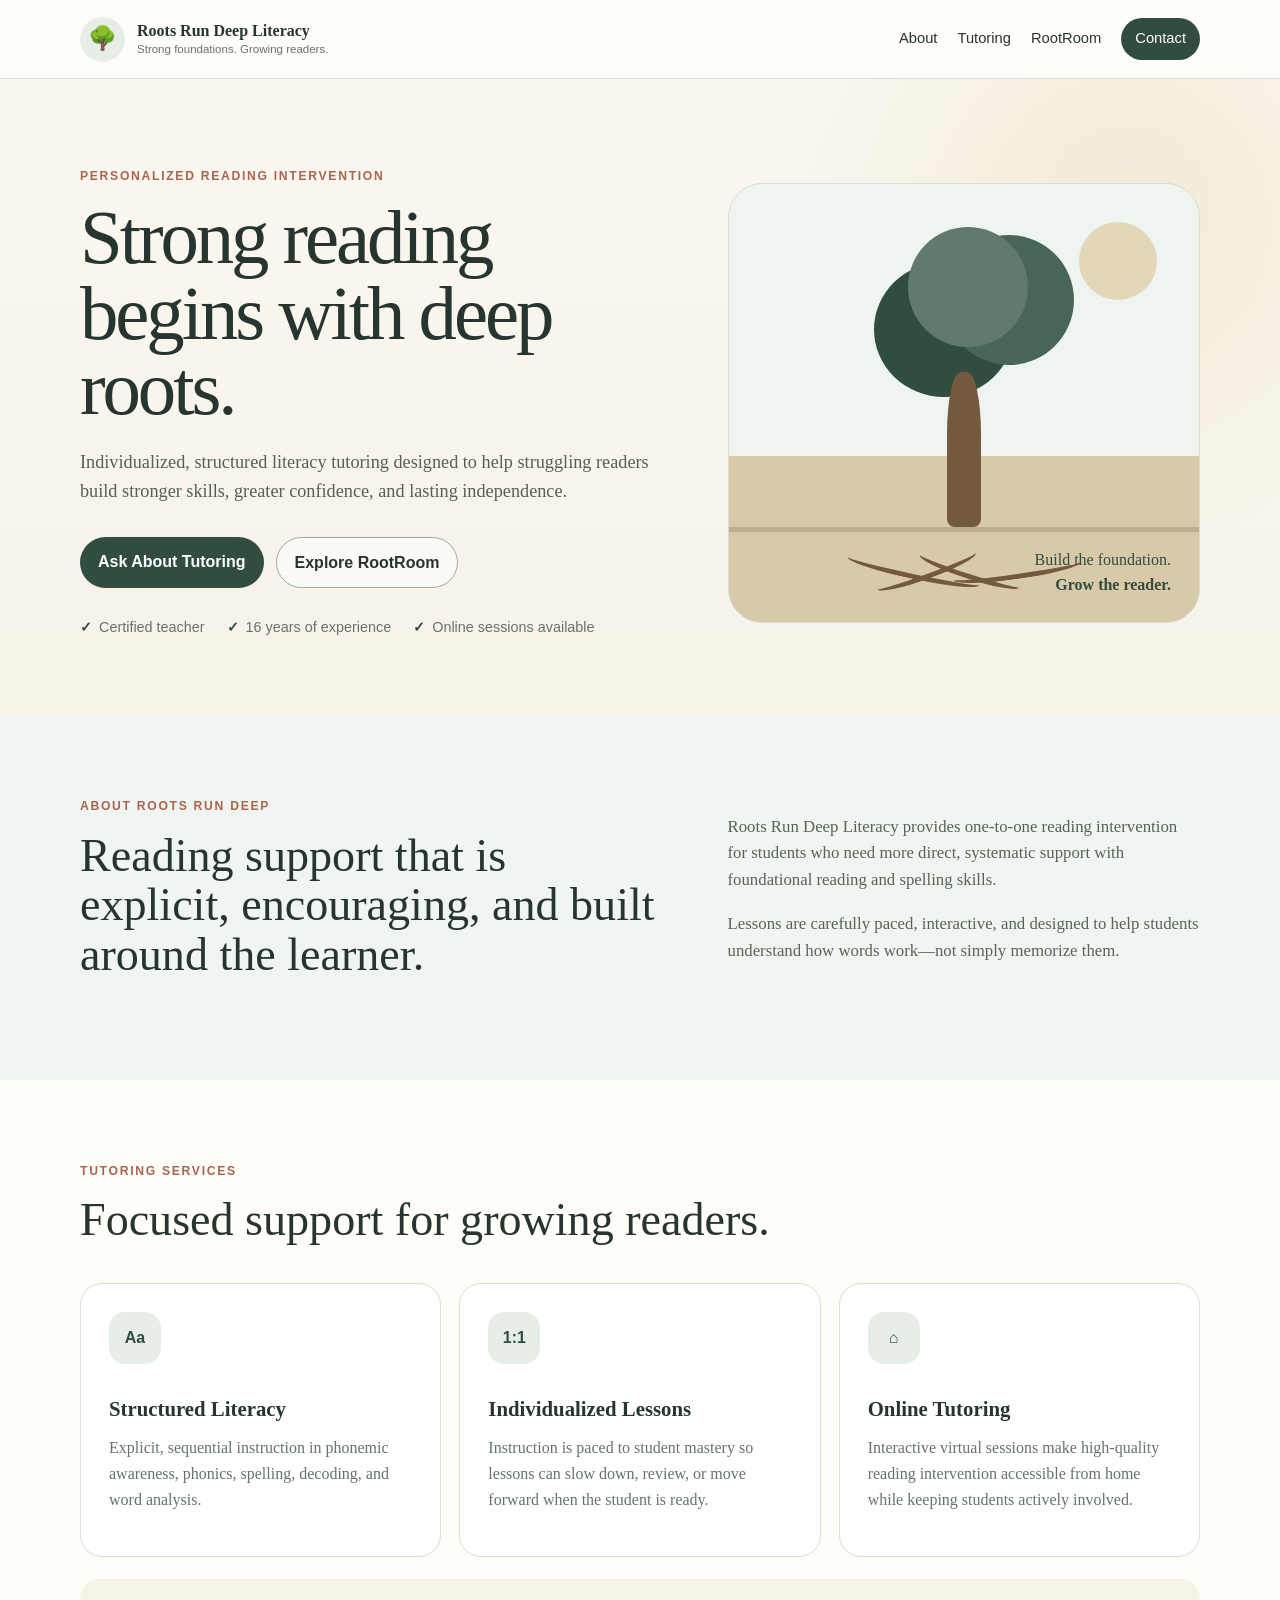
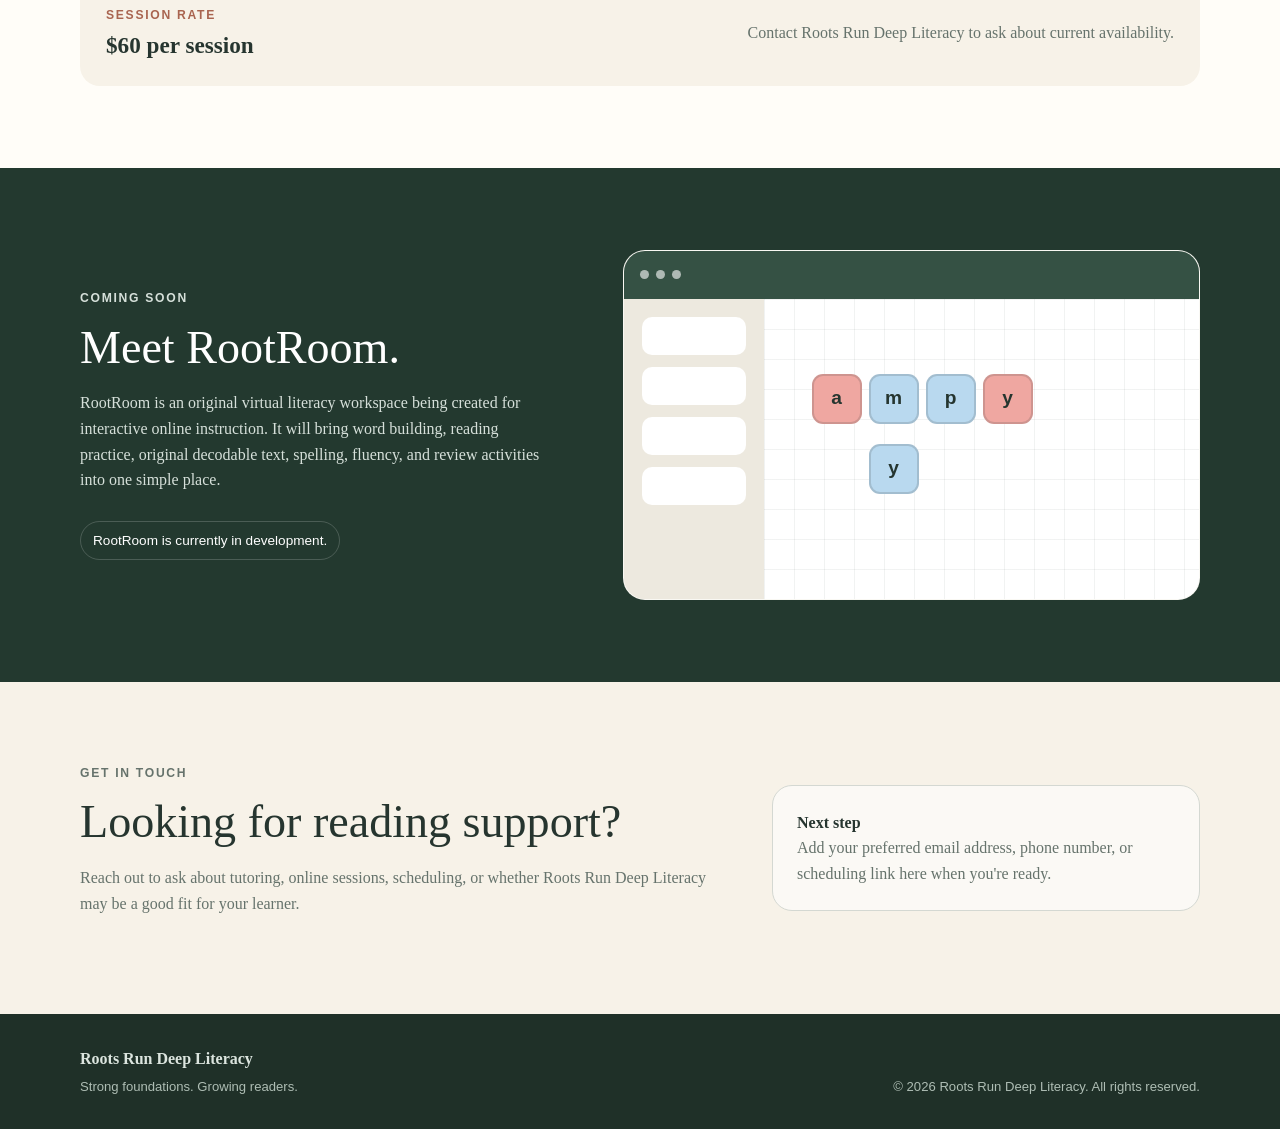
<file: index.html>
<!DOCTYPE html>
<html lang="en">
<head>
  <meta charset="UTF-8" />
  <meta name="viewport" content="width=device-width, initial-scale=1.0" />
  <meta name="description" content="Roots Run Deep Literacy provides personalized, structured literacy tutoring for struggling readers through supportive, explicit instruction." />
  <title>Roots Run Deep Literacy</title>
  <link rel="stylesheet" href="style.css" />
</head>
<body>
  <header class="site-header">
    <div class="container nav-wrap">
      <a class="brand" href="#home" aria-label="Roots Run Deep Literacy home">
        <span class="brand-mark" aria-hidden="true">🌳</span>
        <span class="brand-text">
          <strong>Roots Run Deep Literacy</strong>
          <small>Strong foundations. Growing readers.</small>
        </span>
      </a>
      <nav aria-label="Primary navigation">
        <a href="#about">About</a>
        <a href="#services">Tutoring</a>
        <a href="#rootroom">RootRoom</a>
        <a href="#contact" class="nav-button">Contact</a>
      </nav>
    </div>
  </header>

  <main>
    <section class="hero" id="home">
      <div class="container hero-grid">
        <div class="hero-copy">
          <p class="eyebrow">PERSONALIZED READING INTERVENTION</p>
          <h1>Strong reading begins with deep roots.</h1>
          <p class="hero-lead">
            Individualized, structured literacy tutoring designed to help struggling readers
            build stronger skills, greater confidence, and lasting independence.
          </p>
          <div class="hero-actions">
            <a class="button primary" href="#contact">Ask About Tutoring</a>
            <a class="button secondary" href="#rootroom">Explore RootRoom</a>
          </div>
          <div class="hero-notes" aria-label="Service highlights">
            <span>Certified teacher</span>
            <span>16 years of experience</span>
            <span>Online sessions available</span>
          </div>
        </div>

        <div class="tree-card" aria-label="Roots Run Deep Literacy illustration">
          <div class="sun"></div>
          <div class="tree">
            <div class="canopy canopy-one"></div>
            <div class="canopy canopy-two"></div>
            <div class="canopy canopy-three"></div>
            <div class="trunk"></div>
            <div class="root root-one"></div>
            <div class="root root-two"></div>
            <div class="root root-three"></div>
            <div class="root root-four"></div>
          </div>
          <div class="ground"></div>
          <p>Build the foundation.<br><strong>Grow the reader.</strong></p>
        </div>
      </div>
    </section>

    <section class="section soft" id="about">
      <div class="container two-column">
        <div>
          <p class="eyebrow">ABOUT ROOTS RUN DEEP</p>
          <h2>Reading support that is explicit, encouraging, and built around the learner.</h2>
        </div>
        <div class="body-copy">
          <p>
            Roots Run Deep Literacy provides one-to-one reading intervention for students
            who need more direct, systematic support with foundational reading and spelling skills.
          </p>
          <p>
            Lessons are carefully paced, interactive, and designed to help students understand
            how words work—not simply memorize them.
          </p>
        </div>
      </div>
    </section>

    <section class="section" id="services">
      <div class="container">
        <p class="eyebrow">TUTORING SERVICES</p>
        <h2 class="section-title">Focused support for growing readers.</h2>

        <div class="card-grid">
          <article class="service-card">
            <span class="icon">Aa</span>
            <h3>Structured Literacy</h3>
            <p>Explicit, sequential instruction in phonemic awareness, phonics, spelling, decoding, and word analysis.</p>
          </article>

          <article class="service-card">
            <span class="icon">1:1</span>
            <h3>Individualized Lessons</h3>
            <p>Instruction is paced to student mastery so lessons can slow down, review, or move forward when the student is ready.</p>
          </article>

          <article class="service-card">
            <span class="icon">⌂</span>
            <h3>Online Tutoring</h3>
            <p>Interactive virtual sessions make high-quality reading intervention accessible from home while keeping students actively involved.</p>
          </article>
        </div>

        <div class="rate-banner">
          <div>
            <span class="mini-label">SESSION RATE</span>
            <strong>$60 per session</strong>
          </div>
          <p>Contact Roots Run Deep Literacy to ask about current availability.</p>
        </div>
      </div>
    </section>

    <section class="section rootroom-section" id="rootroom">
      <div class="container rootroom-grid">
        <div>
          <p class="eyebrow light">COMING SOON</p>
          <h2>Meet RootRoom.</h2>
          <p>
            RootRoom is an original virtual literacy workspace being created for interactive
            online instruction. It will bring word building, reading practice, original
            decodable text, spelling, fluency, and review activities into one simple place.
          </p>
          <span class="coming-soon">RootRoom is currently in development.</span>
        </div>

        <div class="rootroom-preview" aria-hidden="true">
          <div class="preview-bar"><span></span><span></span><span></span></div>
          <div class="preview-content">
            <div class="preview-sidebar"><div></div><div></div><div></div><div></div></div>
            <div class="preview-board">
              <span class="tile red">a</span>
              <span class="tile blue">m</span>
              <span class="tile blue">p</span>
              <span class="tile red">y</span>
              <span class="tile blue">y</span>
            </div>
          </div>
        </div>
      </div>
    </section>

    <section class="section contact-section" id="contact">
      <div class="container contact-card">
        <div>
          <p class="eyebrow">GET IN TOUCH</p>
          <h2>Looking for reading support?</h2>
          <p>Reach out to ask about tutoring, online sessions, scheduling, or whether Roots Run Deep Literacy may be a good fit for your learner.</p>
        </div>
        <div class="contact-note">
          <strong>Next step</strong>
          <p>Add your preferred email address, phone number, or scheduling link here when you're ready.</p>
        </div>
      </div>
    </section>
  </main>

  <footer>
    <div class="container footer-wrap">
      <div>
        <strong>Roots Run Deep Literacy</strong>
        <p>Strong foundations. Growing readers.</p>
      </div>
      <p>© 2026 Roots Run Deep Literacy. All rights reserved.</p>
    </div>
  </footer>
</body>
</html>
</file>
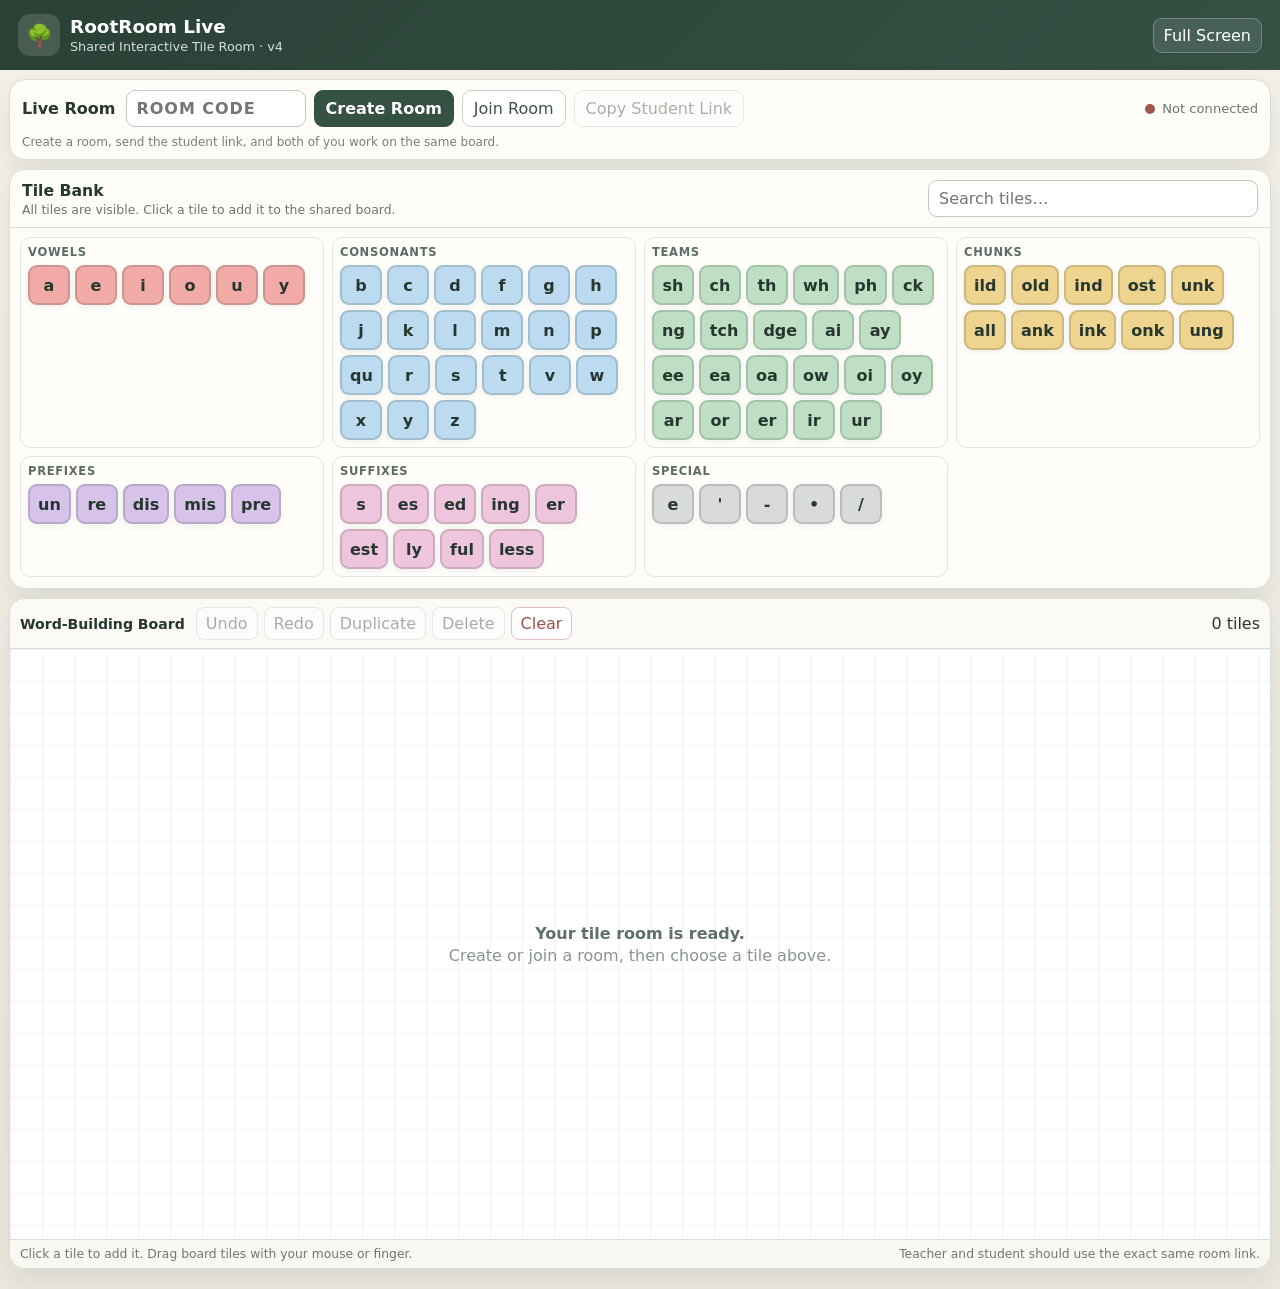
<file: rootroom/index.html>
<!DOCTYPE html>
<html lang="en">
<head>
<meta charset="UTF-8">
<meta name="viewport" content="width=device-width,initial-scale=1.0">
<title>RootRoom Live v4</title>
<style>
:root{
  --forest:#355144;--forest-dark:#2a4136;--ink:#26372f;--muted:#69776f;
  --paper:#fffdf8;--line:#d7ded8;--shadow:0 12px 30px rgba(38,55,47,.10);
  --vowel:#f2aaa6;--consonant:#bddbf0;--team:#bfdfc4;--chunk:#efd48f;
  --prefix:#d7c2ea;--suffix:#efc5dd;--special:#d9dbd9;
  --online:#2f7d4a;--wait:#b47b32;--offline:#a15650;
}
*{box-sizing:border-box}
html,body{margin:0;min-height:100%;font-family:Inter,ui-sans-serif,system-ui,-apple-system,BlinkMacSystemFont,"Segoe UI",sans-serif;color:var(--ink);background:linear-gradient(180deg,#f5f1e9,#ede8de)}
button,input{font:inherit}
.topbar{min-height:70px;padding:11px 18px;display:flex;align-items:center;justify-content:space-between;gap:14px;color:#fff;background:linear-gradient(135deg,var(--forest-dark),var(--forest))}
.brand{display:flex;align-items:center;gap:10px}
.brand-mark{width:42px;height:42px;display:grid;place-items:center;border-radius:12px;background:rgba(255,255,255,.14);font-size:1.35rem}
.brand h1{margin:0;font-size:1.15rem}
.brand p{margin:2px 0 0;font-size:.8rem;opacity:.82}
.actions{display:flex;gap:7px;flex-wrap:wrap}
.head-btn{border:1px solid rgba(255,255,255,.25);background:rgba(255,255,255,.1);color:#fff;border-radius:9px;padding:7px 10px;cursor:pointer}
.workspace{width:min(1720px,calc(100% - 18px));margin:9px auto 20px;display:grid;gap:9px}
.live-panel,.tile-bank,.board-panel{background:rgba(255,253,248,.98);border:1px solid var(--line);border-radius:16px;box-shadow:var(--shadow);overflow:hidden}
.live-panel{padding:10px 12px;display:flex;align-items:center;gap:8px;flex-wrap:wrap}
.live-panel strong{margin-right:2px}
#roomCode{width:180px;text-transform:uppercase;border:1px solid #bec9c1;border-radius:9px;padding:8px 10px;font-weight:800;letter-spacing:.06em}
.primary-btn{background:var(--forest);color:#fff;border:1px solid var(--forest);border-radius:9px;padding:8px 11px;cursor:pointer;font-weight:700}
.secondary-btn{background:#fff;color:#415249;border:1px solid #c8d1cb;border-radius:9px;padding:8px 11px;cursor:pointer}
.secondary-btn:disabled{opacity:.45;cursor:not-allowed}
.status{margin-left:auto;display:flex;align-items:center;gap:7px;font-size:.82rem;color:var(--muted)}
.dot{width:10px;height:10px;border-radius:50%;background:var(--offline)}
.dot.online{background:var(--online)}
.dot.wait{background:var(--wait)}
.live-help{width:100%;font-size:.75rem;color:#748078}
.bank-head{display:flex;justify-content:space-between;align-items:center;gap:14px;padding:10px 12px;border-bottom:1px solid var(--line)}
.bank-head h2{margin:0 0 2px;font-size:.98rem}
.bank-head p{margin:0;color:var(--muted);font-size:.78rem}
#search{width:min(330px,38vw);border:1px solid #bec9c1;border-radius:9px;padding:8px 10px}
.groups{display:grid;grid-template-columns:repeat(4,minmax(220px,1fr));gap:8px;padding:9px 10px 11px}
.group{border:1px solid #e0e5e1;border-radius:11px;background:#fffefb;padding:7px}
.group h3{margin:0 0 6px;font-size:.72rem;text-transform:uppercase;letter-spacing:.06em;color:#5d6c64}
.tray{display:flex;flex-wrap:wrap;gap:5px}
.tile{min-width:42px;height:40px;padding:4px 8px;border:2px solid rgba(43,55,49,.18);border-radius:9px;display:inline-flex;align-items:center;justify-content:center;font-size:1rem;font-weight:800;color:#26372f;box-shadow:0 2px 6px rgba(34,49,41,.07);user-select:none;-webkit-user-select:none}
.lib{cursor:pointer}
.vowel{background:var(--vowel)}
.consonant{background:var(--consonant)}
.team{background:var(--team)}
.chunk{background:var(--chunk)}
.prefix{background:var(--prefix)}
.suffix{background:var(--suffix)}
.special{background:var(--special)}
.toolbar{display:flex;justify-content:space-between;align-items:center;gap:10px;padding:8px 10px;border-bottom:1px solid var(--line);background:#fbfaf6}
.tools{display:flex;align-items:center;gap:6px;flex-wrap:wrap}
.tools strong{font-size:.88rem;margin-right:5px}
.tool{border:1px solid #cad4cd;background:#fff;color:#415249;border-radius:8px;padding:6px 9px;cursor:pointer}
.tool:disabled{opacity:.45}
.danger{color:#9e4f49;border-color:#dfc1be}
#board{position:relative;min-height:590px;overflow:hidden;background:linear-gradient(to right,rgba(86,106,95,.065) 1px,transparent 1px),linear-gradient(to bottom,rgba(86,106,95,.065) 1px,transparent 1px),#fff;background-size:32px 32px;touch-action:none}
.board-tile{position:absolute;z-index:3;min-width:58px;height:54px;font-size:1.32rem;cursor:grab;touch-action:none}
.board-tile.dragging{cursor:grabbing;z-index:20;box-shadow:0 10px 22px rgba(36,50,43,.22)}
.board-tile.selected{outline:3px solid var(--forest);outline-offset:3px}
.empty{position:absolute;inset:0;display:grid;place-items:center;text-align:center;color:#89938d;pointer-events:none}
.empty strong{display:block;color:#607068;margin-bottom:3px}
.hidden{display:none!important}
.help{display:flex;justify-content:space-between;gap:12px;flex-wrap:wrap;padding:7px 10px;border-top:1px solid var(--line);background:#faf8f3;font-size:.77rem;color:#6c7872}
@media(max-width:1250px){.groups{grid-template-columns:repeat(3,minmax(210px,1fr))}}
@media(max-width:900px){.groups{grid-template-columns:repeat(2,minmax(210px,1fr))}}
@media(max-width:620px){
  .topbar,.bank-head,.toolbar{align-items:flex-start}
  .topbar,.bank-head,.toolbar{flex-direction:column}
  #search{width:100%}
  .groups{grid-template-columns:1fr}
  .status{margin-left:0}
}
</style>
</head>
<body>
<header class="topbar">
  <div class="brand">
    <div class="brand-mark">🌳</div>
    <div><h1>RootRoom Live</h1><p>Shared Interactive Tile Room · v4</p></div>
  </div>
  <div class="actions"><button id="full" class="head-btn">Full Screen</button></div>
</header>

<main class="workspace">
<section class="live-panel">
  <strong>Live Room</strong>
  <input id="roomCode" maxlength="12" placeholder="ROOM CODE" aria-label="Room code">
  <button id="createRoom" class="primary-btn">Create Room</button>
  <button id="joinRoom" class="secondary-btn">Join Room</button>
  <button id="copyLink" class="secondary-btn" disabled>Copy Student Link</button>
  <div class="status">
    <span id="statusDot" class="dot"></span>
    <span id="statusText">Not connected</span>
  </div>
  <div class="live-help">Create a room, send the student link, and both of you work on the same board.</div>
</section>

<section class="tile-bank">
  <div class="bank-head">
    <div><h2>Tile Bank</h2><p>All tiles are visible. Click a tile to add it to the shared board.</p></div>
    <input id="search" type="search" placeholder="Search tiles…">
  </div>
  <div id="groups" class="groups"></div>
</section>

<section class="board-panel">
  <div class="toolbar">
    <div class="tools">
      <strong>Word-Building Board</strong>
      <button id="undo" class="tool">Undo</button>
      <button id="redo" class="tool">Redo</button>
      <button id="dup" class="tool">Duplicate</button>
      <button id="del" class="tool">Delete</button>
      <button id="clear" class="tool danger">Clear</button>
    </div>
    <span id="count">0 tiles</span>
  </div>
  <div id="board">
    <div id="empty" class="empty"><div><strong>Your tile room is ready.</strong><span>Create or join a room, then choose a tile above.</span></div></div>
  </div>
  <div class="help">
    <span>Click a tile to add it. Drag board tiles with your mouse or finger.</span>
    <span>Teacher and student should use the exact same room link.</span>
  </div>
</section>
</main>

<script>
(()=>{
"use strict";

const API="https://rootsrundeepliteracy.pottersclay.workers.dev";

const sets={
  vowels:{label:"Vowels",type:"vowel",items:["a","e","i","o","u","y"]},
  consonants:{label:"Consonants",type:"consonant",items:["b","c","d","f","g","h","j","k","l","m","n","p","qu","r","s","t","v","w","x","y","z"]},
  teams:{label:"Teams",type:"team",items:["sh","ch","th","wh","ph","ck","ng","tch","dge","ai","ay","ee","ea","oa","ow","oi","oy","ar","or","er","ir","ur"]},
  chunks:{label:"Chunks",type:"chunk",items:["ild","old","ind","ost","unk","all","ank","ink","onk","ung"]},
  prefixes:{label:"Prefixes",type:"prefix",items:["un","re","dis","mis","pre"]},
  suffixes:{label:"Suffixes",type:"suffix",items:["s","es","ed","ing","er","est","ly","ful","less"]},
  special:{label:"Special",type:"special",items:["e","'","-","•","/"]}
};

const groups=document.getElementById("groups");
const search=document.getElementById("search");
const board=document.getElementById("board");
const empty=document.getElementById("empty");
const count=document.getElementById("count");
const roomCode=document.getElementById("roomCode");
const statusDot=document.getElementById("statusDot");
const statusText=document.getElementById("statusText");
const copyLink=document.getElementById("copyLink");
const undoBtn=document.getElementById("undo");
const redoBtn=document.getElementById("redo");
const dupBtn=document.getElementById("dup");
const delBtn=document.getElementById("del");

let selected=null;
let drag=null;
let undoStack=[];
let undoIndex=-1;
let currentRoom="";
let lastRev=-1;
let pollTimer=null;
let posting=false;
let applyingRemote=false;
let nextId=1;

function setStatus(text,mode="off"){
  statusText.textContent=text;
  statusDot.className="dot";
  if(mode==="on")statusDot.classList.add("online");
  if(mode==="wait")statusDot.classList.add("wait");
}
function cleanRoom(value){
  return String(value||"").toUpperCase().replace(/[^A-Z0-9_-]/g,"").slice(0,12);
}
function randomRoom(){
  const chars="ABCDEFGHJKLMNPQRSTUVWXYZ23456789";
  const bytes=new Uint8Array(8);
  crypto.getRandomValues(bytes);
  return Array.from(bytes,b=>chars[b%chars.length]).join("");
}
function roomLink(code){
  const url=new URL(window.location.href);
  url.searchParams.set("room",code);
  return url.toString();
}
async function fetchState(room){
  const response=await fetch(`${API}/state?room=${encodeURIComponent(room)}&ts=${Date.now()}`,{
    method:"GET",mode:"cors",cache:"no-store"
  });
  if(!response.ok)throw new Error(`GET ${response.status}`);
  const data=await response.json();
  if(!data.ok)throw new Error(data.error||"Room read failed");
  return data;
}
async function saveState(){
  if(!currentRoom||applyingRemote||posting)return;
  posting=true;
  try{
    const response=await fetch(`${API}/state?room=${encodeURIComponent(currentRoom)}`,{
      method:"POST",
      mode:"cors",
      cache:"no-store",
      headers:{"Content-Type":"application/json"},
      body:JSON.stringify({board:serialize()})
    });
    if(!response.ok)throw new Error(`POST ${response.status}`);
    const result=await response.json();
    if(!result.ok)throw new Error(result.error||"Room save failed");
    lastRev=Number(result.rev||lastRev);
    setStatus("Live","on");
  }catch(error){
    console.error("RootRoom save error:",error);
    setStatus("Connection problem","off");
  }finally{
    posting=false;
  }
}
async function connect(room){
  room=cleanRoom(room);
  if(!room)return;

  if(pollTimer){
    clearInterval(pollTimer);
    pollTimer=null;
  }

  currentRoom=room;
  roomCode.value=room;
  copyLink.disabled=false;

  // IMPORTANT: explicitly use the browser history object.
  window.history.replaceState(null,"",roomLink(room));

  setStatus("Connecting…","wait");

  try{
    const state=await fetchState(room);
    lastRev=Number(state.rev||0);

    applyingRemote=true;
    restore(state.board||[]);
    applyingRemote=false;

    resetUndo();
    setStatus("Live","on");
    pollTimer=setInterval(poll,300);
  }catch(error){
    console.error("RootRoom connect error:",error);
    setStatus("Connection problem","off");
  }
}
async function poll(){
  if(!currentRoom||drag||posting)return;
  try{
    const state=await fetchState(currentRoom);
    setStatus("Live","on");

    const rev=Number(state.rev||0);
    if(rev>lastRev){
      lastRev=rev;
      applyingRemote=true;
      restore(state.board||[]);
      applyingRemote=false;
      resetUndo();
    }
  }catch(error){
    console.error("RootRoom poll error:",error);
    setStatus("Connection problem","off");
  }
}
function render(){
  const q=search.value.trim().toLowerCase();
  groups.innerHTML="";

  Object.values(sets).forEach(group=>{
    const matches=group.items.filter(item=>item.toLowerCase().includes(q));
    if(q&&!matches.length)return;

    const section=document.createElement("section");
    section.className="group";

    const heading=document.createElement("h3");
    heading.textContent=group.label;

    const tray=document.createElement("div");
    tray.className="tray";

    matches.forEach(text=>{
      const button=document.createElement("button");
      button.type="button";
      button.className=`tile lib ${group.type}`;
      button.textContent=text;

      if(text==="y")button.title=`y acting as a ${group.type==="vowel"?"vowel":"consonant"}`;

      button.addEventListener("click",()=>{
        if(!currentRoom){
          setStatus("Create or join a room first","wait");
          return;
        }
        const n=board.querySelectorAll(".board-tile").length;
        const offset=22*(n%9);
        addTile(text,group.type,55+offset,75+offset,true);
        rememberUndo();
        saveState();
      });

      tray.appendChild(button);
    });

    section.append(heading,tray);
    groups.appendChild(section);
  });
}
function addTile(text,type,x,y,selectIt,id){
  const tile=document.createElement("div");
  tile.className=`tile board-tile ${type}`;
  tile.textContent=text;
  tile.dataset.text=text;
  tile.dataset.type=type;
  tile.dataset.id=id||`t${Date.now().toString(36)}${nextId++}`;
  tile.style.left=Math.max(0,Number(x)||0)+"px";
  tile.style.top=Math.max(0,Number(y)||0)+"px";

  tile.addEventListener("pointerdown",startDrag);
  tile.addEventListener("click",event=>{
    event.stopPropagation();
    selectTile(tile);
  });
  tile.addEventListener("dblclick",event=>{
    event.preventDefault();
    event.stopPropagation();
    selectTile(tile);
    duplicateSelected();
  });

  board.appendChild(tile);
  if(selectIt)selectTile(tile);
  update();
  return tile;
}
function selectTile(tile){
  if(selected&&selected!==tile)selected.classList.remove("selected");
  selected=tile;
  if(selected)selected.classList.add("selected");
  update();
}
function startDrag(event){
  if(event.button!==undefined&&event.button!==0)return;

  const tile=event.currentTarget;
  event.preventDefault();
  event.stopPropagation();
  selectTile(tile);

  const rect=tile.getBoundingClientRect();
  drag={
    tile,
    pointerId:event.pointerId,
    dx:event.clientX-rect.left,
    dy:event.clientY-rect.top,
    startLeft:parseFloat(tile.style.left)||0,
    startTop:parseFloat(tile.style.top)||0
  };

  tile.classList.add("dragging");
  try{tile.setPointerCapture(event.pointerId)}catch{}

  tile.addEventListener("pointermove",moveDrag);
  tile.addEventListener("pointerup",endDrag);
  tile.addEventListener("pointercancel",endDrag);
}
function moveDrag(event){
  if(!drag||event.pointerId!==drag.pointerId)return;

  event.preventDefault();
  const rect=board.getBoundingClientRect();
  const tile=drag.tile;

  const x=Math.max(0,Math.min(board.clientWidth-tile.offsetWidth,event.clientX-rect.left-drag.dx));
  const y=Math.max(0,Math.min(board.clientHeight-tile.offsetHeight,event.clientY-rect.top-drag.dy));

  tile.style.left=x+"px";
  tile.style.top=y+"px";
}
function endDrag(){
  if(!drag)return;

  const {tile,startLeft,startTop}=drag;

  tile.classList.remove("dragging");
  tile.removeEventListener("pointermove",moveDrag);
  tile.removeEventListener("pointerup",endDrag);
  tile.removeEventListener("pointercancel",endDrag);

  drag=null;

  const changed=
    Math.abs((parseFloat(tile.style.left)||0)-startLeft)>.5 ||
    Math.abs((parseFloat(tile.style.top)||0)-startTop)>.5;

  if(changed){
    rememberUndo();
    saveState();
  }
}
function duplicateSelected(){
  if(!selected||!currentRoom)return;

  addTile(
    selected.dataset.text,
    selected.dataset.type,
    (parseFloat(selected.style.left)||0)+68,
    (parseFloat(selected.style.top)||0)+68,
    true
  );

  rememberUndo();
  saveState();
}
function deleteSelected(){
  if(!selected||!currentRoom)return;

  selected.remove();
  selected=null;
  update();
  rememberUndo();
  saveState();
}
function clearAll(){
  if(!currentRoom){
    setStatus("Create or join a room first","wait");
    return;
  }

  if(!board.querySelector(".board-tile"))return;
  if(!confirm("Clear every tile from this shared room?"))return;

  board.querySelectorAll(".board-tile").forEach(tile=>tile.remove());
  selected=null;
  update();
  rememberUndo();
  saveState();
}
function serialize(){
  return [...board.querySelectorAll(".board-tile")].map(tile=>({
    id:tile.dataset.id,
    text:tile.dataset.text,
    type:tile.dataset.type,
    left:parseFloat(tile.style.left)||0,
    top:parseFloat(tile.style.top)||0
  }));
}
function restore(items){
  board.querySelectorAll(".board-tile").forEach(tile=>tile.remove());
  selected=null;

  (items||[]).forEach(item=>{
    addTile(item.text,item.type,item.left,item.top,false,item.id);
  });

  update();
}
function rememberUndo(){
  const snapshot=JSON.stringify(serialize());

  if(undoIndex>=0&&undoStack[undoIndex]===snapshot)return;

  undoStack=undoStack.slice(0,undoIndex+1);
  undoStack.push(snapshot);
  undoIndex=undoStack.length-1;

  if(undoStack.length>50){
    undoStack.shift();
    undoIndex--;
  }

  update();
}
function resetUndo(){
  undoStack=[JSON.stringify(serialize())];
  undoIndex=0;
  update();
}
function undo(){
  if(undoIndex<=0||!currentRoom)return;

  undoIndex--;
  applyingRemote=true;
  restore(JSON.parse(undoStack[undoIndex]));
  applyingRemote=false;
  saveState();
}
function redo(){
  if(undoIndex>=undoStack.length-1||!currentRoom)return;

  undoIndex++;
  applyingRemote=true;
  restore(JSON.parse(undoStack[undoIndex]));
  applyingRemote=false;
  saveState();
}
function update(){
  const n=board.querySelectorAll(".board-tile").length;

  count.textContent=n+" "+(n===1?"tile":"tiles");
  empty.classList.toggle("hidden",n>0);

  undoBtn.disabled=undoIndex<=0;
  redoBtn.disabled=undoIndex<0||undoIndex>=undoStack.length-1;
  dupBtn.disabled=!selected;
  delBtn.disabled=!selected;
}

document.getElementById("createRoom").addEventListener("click",()=>{
  connect(randomRoom());
});

document.getElementById("joinRoom").addEventListener("click",()=>{
  connect(roomCode.value);
});

roomCode.addEventListener("keydown",event=>{
  if(event.key==="Enter")connect(roomCode.value);
});

copyLink.addEventListener("click",async()=>{
  const link=roomLink(currentRoom);

  try{
    await navigator.clipboard.writeText(link);
    copyLink.textContent="Copied!";
    setTimeout(()=>copyLink.textContent="Copy Student Link",1200);
  }catch{
    prompt("Copy this student link:",link);
  }
});

search.addEventListener("input",render);

board.addEventListener("pointerdown",event=>{
  if(event.target===board){
    if(selected)selected.classList.remove("selected");
    selected=null;
    update();
  }
});

undoBtn.addEventListener("click",undo);
redoBtn.addEventListener("click",redo);
dupBtn.addEventListener("click",duplicateSelected);
delBtn.addEventListener("click",deleteSelected);
document.getElementById("clear").addEventListener("click",clearAll);

document.getElementById("full").addEventListener("click",async()=>{
  try{
    if(!document.fullscreenElement)await document.documentElement.requestFullscreen();
    else await document.exitFullscreen();
  }catch{}
});

render();
resetUndo();

const initialRoom=cleanRoom(new URL(window.location.href).searchParams.get("room"));
if(initialRoom)connect(initialRoom);

})();
</script>
</body>
</html>
</file>
<file: style.css>
:root {
  --forest: #314d40;
  --forest-deep: #23392f;
  --sage: #789181;
  --sage-light: #e7eee8;
  --cream: #f7f2e8;
  --paper: #fffdf8;
  --ink: #26352f;
  --muted: #66736c;
  --rust: #a9644f;
  --gold: #d4b777;
  --line: #d9dfda;
  --blue-tile: #b9d9ef;
  --red-tile: #efa7a1;
}
* { box-sizing: border-box; }
html { scroll-behavior: smooth; }
body { margin: 0; color: var(--ink); background: var(--paper); font-family: Georgia, "Times New Roman", serif; line-height: 1.6; }
a { color: inherit; }
.container { width: min(1120px, calc(100% - 40px)); margin: 0 auto; }
.site-header { position: sticky; top: 0; z-index: 20; background: rgba(255,253,248,.96); border-bottom: 1px solid var(--line); backdrop-filter: blur(10px); }
.nav-wrap { min-height: 78px; display: flex; align-items: center; justify-content: space-between; gap: 24px; }
.brand { display: flex; align-items: center; gap: 12px; text-decoration: none; }
.brand-mark { width: 45px; height: 45px; display: grid; place-items: center; border-radius: 50%; background: var(--sage-light); font-size: 1.45rem; }
.brand-text { display: flex; flex-direction: column; line-height: 1.2; }
.brand-text strong { font-size: 1rem; }
.brand-text small { margin-top: 3px; color: var(--muted); font-family: Arial, sans-serif; font-size: .72rem; }
nav { display: flex; align-items: center; gap: 20px; font-family: Arial, sans-serif; font-size: .92rem; }
nav a { text-decoration: none; }
.nav-button { padding: 9px 14px; border-radius: 999px; background: var(--forest); color: white; }
.hero { overflow: hidden; padding: 88px 0 76px; background: radial-gradient(circle at 88% 18%, rgba(212,183,119,.20), transparent 28%), linear-gradient(180deg, #fbf8f1 0%, var(--cream) 100%); }
.hero-grid, .two-column, .rootroom-grid { display: grid; grid-template-columns: 1.1fr .9fr; align-items: center; gap: 70px; }
.eyebrow, .mini-label { margin: 0 0 14px; color: var(--rust); font-family: Arial, sans-serif; font-size: .76rem; font-weight: 800; letter-spacing: .14em; }
h1,h2,h3,p { margin-top: 0; }
h1 { max-width: 760px; margin-bottom: 22px; font-size: clamp(2.7rem, 6vw, 5.5rem); line-height: .98; letter-spacing: -.04em; font-weight: 500; }
h2 { margin-bottom: 18px; font-size: clamp(2rem, 3.6vw, 3.25rem); line-height: 1.08; font-weight: 500; }
h3 { margin-bottom: 10px; font-size: 1.3rem; }
.hero-lead { max-width: 650px; color: #536159; font-size: 1.14rem; }
.hero-actions { display: flex; flex-wrap: wrap; gap: 12px; margin: 30px 0 28px; }
.button { display: inline-block; padding: 12px 18px; border-radius: 999px; text-decoration: none; font-family: Arial, sans-serif; font-weight: 700; }
.button.primary { background: var(--forest); color: white; }
.button.secondary { border: 1px solid #9bab9f; background: rgba(255,255,255,.55); }
.hero-notes { display: flex; flex-wrap: wrap; gap: 12px 22px; color: var(--muted); font-family: Arial, sans-serif; font-size: .9rem; }
.hero-notes span::before { content: "✓"; margin-right: 7px; color: var(--forest); font-weight: 800; }
.tree-card { position: relative; min-height: 440px; overflow: hidden; border: 1px solid #d8ddd7; border-radius: 34px; background: linear-gradient(180deg,#eef4ef 0 62%,#d8c9a9 62% 100%); }
.tree-card p { position: absolute; right: 28px; bottom: 24px; z-index: 5; margin: 0; text-align: right; color: #354b40; }
.sun { position: absolute; top: 38px; right: 42px; width: 78px; height: 78px; border-radius: 50%; background: rgba(212,183,119,.48); }
.tree { position: absolute; left: 50%; bottom: 95px; width: 260px; height: 300px; transform: translateX(-50%); }
.trunk { position: absolute; left: 113px; bottom: 0; width: 34px; height: 155px; border-radius: 40% 40% 8px 8px; background: #745941; }
.canopy { position: absolute; border-radius: 50%; background: var(--forest); }
.canopy-one { left: 40px; top: 35px; width: 140px; height: 135px; }
.canopy-two { left: 110px; top: 8px; width: 130px; height: 130px; background: #486657; }
.canopy-three { left: 74px; top: 0; width: 120px; height: 120px; background: #607b6c; }
.ground { position: absolute; left: 0; right: 0; bottom: 90px; height: 5px; background: rgba(89,74,53,.22); }
.root { position: absolute; bottom: -52px; width: 105px; height: 16px; border-bottom: 5px solid #745941; border-radius: 50%; }
.root-one { left: 40px; transform: rotate(-20deg); }
.root-two { left: 83px; transform: rotate(18deg); }
.root-three { left: 119px; transform: rotate(-8deg); width: 128px; }
.root-four { left: 12px; transform: rotate(12deg); width: 135px; }
.section { padding: 82px 0; }
.soft { background: #f1f5f1; }
.body-copy { color: #56645c; font-size: 1.05rem; }
.section-title { max-width: 720px; }
.card-grid { display: grid; grid-template-columns: repeat(3,1fr); gap: 18px; margin-top: 38px; }
.service-card { min-height: 260px; padding: 28px; border: 1px solid var(--line); border-radius: 22px; background: white; }
.service-card p { color: var(--muted); }
.icon { width: 52px; height: 52px; display: grid; place-items: center; margin-bottom: 28px; border-radius: 16px; background: var(--sage-light); color: var(--forest); font-family: Arial,sans-serif; font-weight: 800; }
.rate-banner { margin-top: 22px; padding: 22px 26px; display: flex; align-items: center; justify-content: space-between; gap: 30px; border-radius: 20px; background: var(--cream); }
.rate-banner strong { display: block; font-size: 1.45rem; }
.rate-banner p { margin: 0; color: var(--muted); }
.rootroom-section { color: white; background: var(--forest-deep); }
.rootroom-grid { grid-template-columns: .9fr 1.1fr; }
.light { color: #d8c18e; }
.rootroom-section p { color: #d6e0da; }
.coming-soon { display: inline-block; margin-top: 12px; padding: 8px 12px; border: 1px solid rgba(255,255,255,.18); border-radius: 999px; color: white; font-family: Arial,sans-serif; font-size: .85rem; }
.rootroom-preview { overflow: hidden; border: 1px solid rgba(255,255,255,.18); border-radius: 22px; background: #f8f6f0; }
.preview-bar { height: 48px; display: flex; align-items: center; gap: 7px; padding: 0 16px; background: #355144; }
.preview-bar span { width: 9px; height: 9px; border-radius: 50%; background: rgba(255,255,255,.6); }
.preview-content { display: grid; grid-template-columns: 140px 1fr; min-height: 300px; }
.preview-sidebar { padding: 18px; background: #ede9df; }
.preview-sidebar div { height: 38px; margin-bottom: 12px; border-radius: 10px; background: white; }
.preview-board { position: relative; min-height: 300px; background: linear-gradient(to right,rgba(80,100,90,.08) 1px,transparent 1px),linear-gradient(to bottom,rgba(80,100,90,.08) 1px,transparent 1px),white; background-size: 30px 30px; }
.tile { position: absolute; width: 50px; height: 50px; display: grid; place-items: center; border: 2px solid rgba(55,65,60,.18); border-radius: 11px; color: #25352f; font-family: Arial,sans-serif; font-size: 1.2rem; font-weight: 800; }
.tile.red { background: var(--red-tile); } .tile.blue { background: var(--blue-tile); }
.tile:nth-child(1) { left: 48px; top: 75px; } .tile:nth-child(2) { left: 105px; top: 75px; } .tile:nth-child(3) { left: 162px; top: 75px; } .tile:nth-child(4) { left: 219px; top: 75px; } .tile:nth-child(5) { left: 105px; top: 145px; }
.contact-section { background: var(--cream); }
.contact-card { display: grid; grid-template-columns: 1.2fr .8fr; gap: 50px; align-items: center; }
.contact-card p { color: var(--muted); }
.contact-note { padding: 24px; border: 1px solid #d4d8d2; border-radius: 20px; background: rgba(255,255,255,.6); }
.contact-note p { margin-bottom: 0; }
footer { padding: 32px 0; color: #dce5df; background: #1f3028; }
.footer-wrap { display: flex; align-items: flex-end; justify-content: space-between; gap: 30px; }
footer p { margin: 4px 0 0; color: #aebdb4; font-family: Arial,sans-serif; font-size: .82rem; }
@media (max-width: 850px) {
  .hero-grid,.two-column,.rootroom-grid,.contact-card { grid-template-columns: 1fr; gap: 38px; }
  .card-grid { grid-template-columns: 1fr; }
  .tree-card { min-height: 390px; }
  .rate-banner,.footer-wrap { align-items: flex-start; flex-direction: column; }
  nav a:not(.nav-button) { display: none; }
}
@media (max-width: 520px) {
  .container { width: min(100% - 26px,1120px); }
  .hero { padding-top: 58px; }
  .section { padding: 62px 0; }
  .brand-text small { display: none; }
  .tree-card { min-height: 350px; }
  .preview-content { grid-template-columns: 95px 1fr; }
  .preview-sidebar { padding: 12px; }
  .tile:nth-child(4) { left: 48px; top: 142px; }
  .tile:nth-child(5) { left: 105px; top: 142px; }
}
</file>
